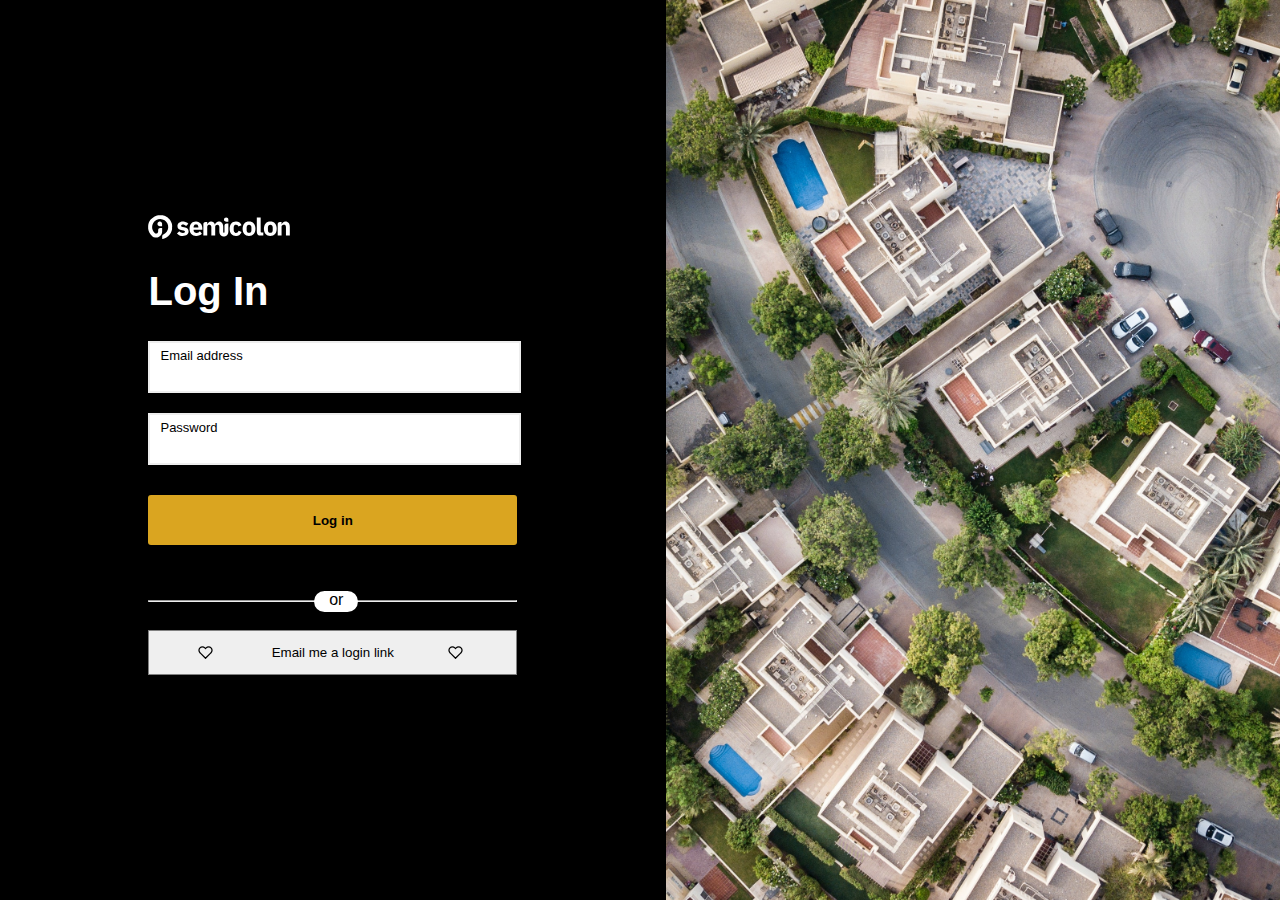
<file: login.html>
<!DOCTYPE html>
<html lang="en">
<head>
    <meta charset="UTF-8">
    <meta http-equiv="X-UA-Compatible" content="IE=edge">
    <meta name="viewport" content="width=device-width, initial-scale=1.0">
    <title>login</title>
    <link rel="stylesheet" href="login.css">
    <!-- <link rel="stylesheet" href="login.css">
    <link rel="preconnect" href="https://fonts.googleapis.com" />
    <link rel="preconnect" href="https://fonts.gstatic.com" crossorigin />
    <link
      href="https://fonts.googleapis.com/css2?family=Alice&family=Lato&family=Roboto&display=swap"
      rel="stylesheet"
    /> -->
</head>
<body>

    <!--LOGIN PAGE CONTAINER-->
    <div class="login-page-container">

        <!--LOGIN CONTAINER-->
        <div class="login-top-box">

            <div class="login-top-box-left">
               
                 <div class="top-box-left">
                    <img src="logo alt.svg" alt="Semicolon">
                    <h1>Log In</h1>

                     <div class="login-input-container">

                        <div class="login-input">
                             <label for="email">Email address</label>
                             <input id="email" type="email" required name="email">
                        </div>
                       
                        <div class="login-input">
                            <label for="password">Password</label>
                            <input type="password" id="password" required name="password">
                        </div>

                        <button onclick="clickHandler()">Log in</button>
                     </div>

                    <div class="horizontal-line-container">
                        <hr>
                        <div>or</div>
                    </div>

                    <div class="alternate-options">
                        <div class="modified-button">
                            <img src="images/heart.svg" class="icon" alt="">
                            <button>Email me a login link</button>
                            <img src="images/heart.svg" class="icon2" alt="">
                        </div>
                    </div>
                </div>

               
            </div>

            <div class="login-top-box-right">
            </div>


        </div>
        <!--LOGIN CONTAINER-->


        <footer>


        </footer>



    </div>
    <!--LOGIN PAGE CONTAINER-->
    <!-- <script>
        function register(){
            let email = document.getElementById('email').value
            console.log(email);

            let password = document.getElementById('password').value
            console.log(password);
        }

        register();
    </script> -->
    <script src="/login.js"></script>
</body>
</html>
</file>
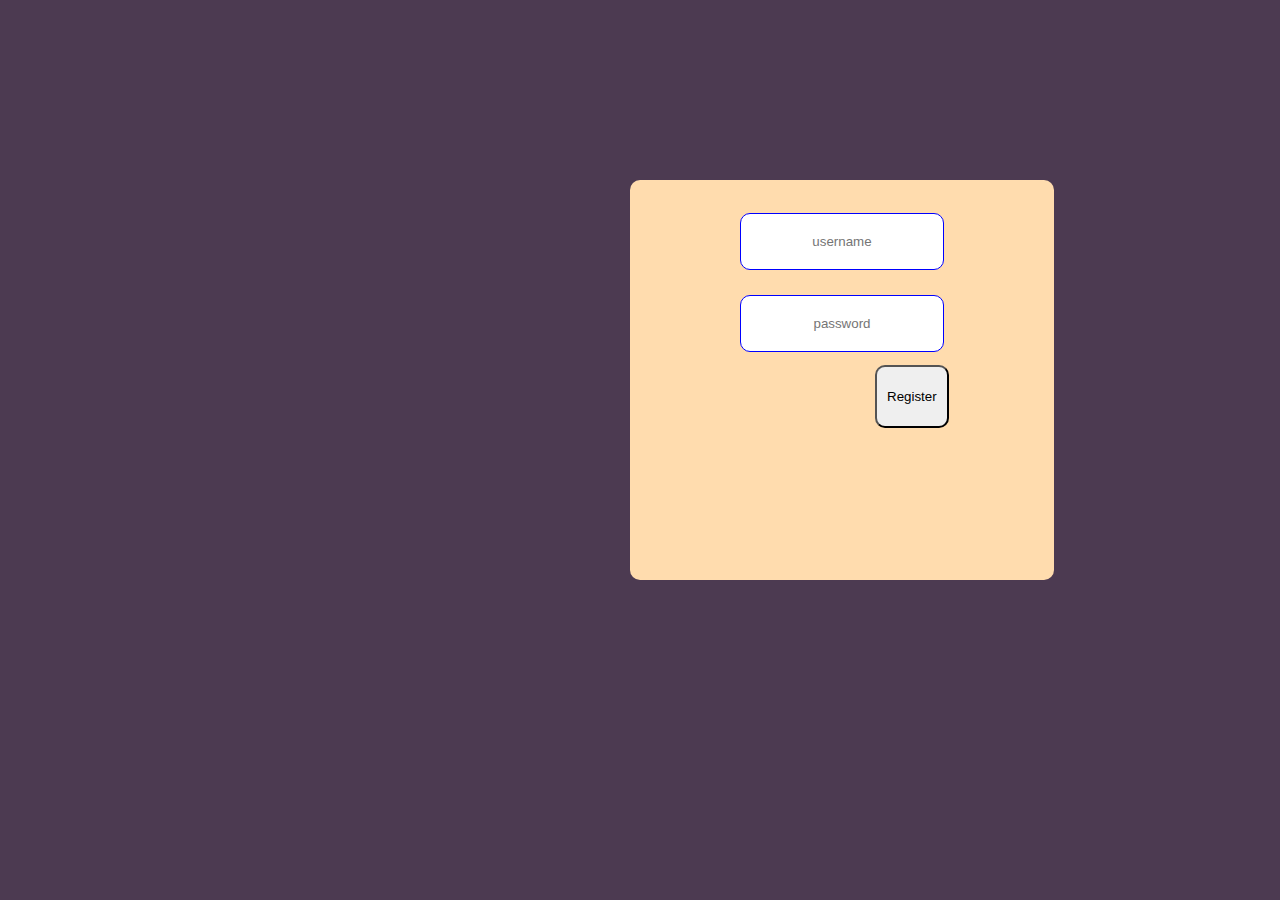
<file: register.html>
<!DOCTYPE html>
<html lang="en">
<head>
    <meta charset="UTF-8">
    <meta http-equiv="X-UA-Compatible" content="IE=edge">
    <meta name="viewport" content="width=device-width, initial-scale=1.0">
    <title>Register</title>
    <link rel="stylesheet" href="register.css">
</head>
<body>
    <form id="form">
         
        <input type="text"  name="first" id="username" placeholder="username" required/>
        <br>
        <input type="text"  id="password" placeholder="password" required/>
        <br>
    
        <!-- <a href="login.html" target="_blank"><input type="submit" name="Register" onclick="addUser(event)" placeholder="Register"></a>
        <button id="btn" onclick="addUser(event)" ><a href="login.html" target="_blank">Register</a> </button>        -->
        <a href="login.html"><button id="btn" onclick="addUser(event)">Register</button></a>
    </form>
<script src="register.js"></script>
</body>
</html>
</file>
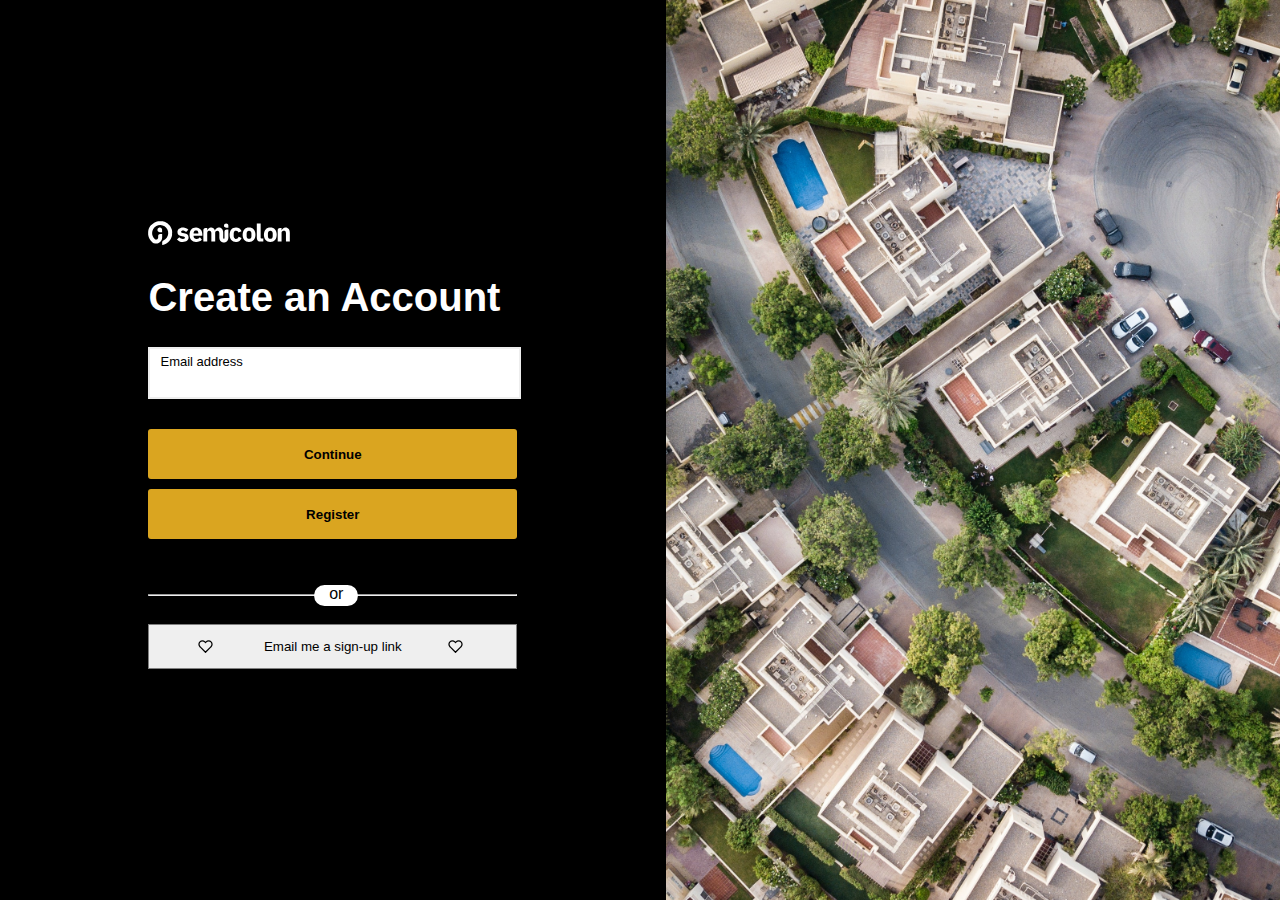
<file: SignUp.html>
<!DOCTYPE html>
<html lang="en">
<head>
    <meta charset="UTF-8">
    <meta http-equiv="X-UA-Compatible" content="IE=edge">
    <meta name="viewport" content="width=device-width, initial-scale=1.0">
    <title>Sign-Up</title>
    <link rel="stylesheet" href="sign-up.css">
</head>
<body>

        <!--LOGIN PAGE CONTAINER-->
    <div class="sign-up-page-container">

        <!--LOGIN CONTAINER-->
        <div class="sign-up-top-box">

            <div class="sign-up-top-box-left">
               
                 <div class="top-box-left">
                    <img src="logo alt.svg" alt="Semicolon">
                    <h1>Create an Account</h1>

                     <div class="sign-up-input-container">

                        <div class="sign-up-input">
                             <label for="email">Email address</label>
                             <input id="email" type="email" required name="email">
                        </div>
                       
                        <button onclick="createFormElements()" id="continueButton">Continue</button>
                        <button onclick="registerUser()" id="continueButton">Register</button>

                     </div>

                    <div class="horizontal-line-container">
                        <hr>
                        <div>or</div>
                    </div>

                    <div class="alternate-options">
                        <div class="modified-button">
                            <img src="images/heart.svg" class="icon" alt="">
                            <button>Email me a sign-up link</button>
                            <img src="images/heart.svg" class="icon2" alt="">
                        </div>
                    </div>
                </div>

               
            </div>

            <div class="sign-up-top-box-right">
            </div>


        </div>
        <!--LOGIN CONTAINER-->


        <footer>


        </footer>   
        <script src="SignUp.js"></script>

</body>
</html>
</file>
<file: login.css>
*{
    font-family: "Nunito", sans-serif;
}

body{
    margin: 0;
    overflow-x: hidden;
}

.login-page-container{
    padding: 0;
    height: 100vh;
    width: 100vw;
}

.login-top-box{
    width: 100%;
    height: 100%;
    display: flex;
    justify-content: space-between;
}

.login-top-box-left{
    padding: 2%;
    width: 50%;
    background-color: black;
    display: flex;
    justify-content: center;
    align-items: center;
}

.login-top-box-right {
    width: 50%;
    background-color: goldenrod;
}

.login-box-left {
    width: 100%;
}   

.top-box-left h1{
    color: white;
    font-size: 40px;
}

/* .login-input-container{
    width: 50%;
} */

.top-box-left{
    width: 60%;
}

.login-input-container label{
    color: white;
    font-size: 12px;
}

.login-input{
    border: 2px solid rgb(238, 238, 238);
    display: flex;
    flex-direction: column;
    margin-bottom: 20px;
    background-color: white;
    width: 100%;
}

.login-input label{
    color: black;
    margin: 5px 10px;
    font-size: 13px;
}

.login-input input{
    border: unset;
    height: 23px;
    padding: 0 10px;
    font-size: 16px;
}

.login-input input:focus-visible{
    outline: none;
}

.login-input:focus-within{
    border: 2px solid goldenrod;
}

.login-input:focus-within > label{
    color: goldenrod;
    font-weight: 900;
    font-size: 13px;
}

.login-input-container button{
    background-color: goldenrod;
    color: black;
    height: 50px;
    padding: 5px 10px;
    border: unset;
    border-radius: 3px;
    margin-top: 10px;
    width: 100%;
    font-weight: bold;
    cursor: pointer;
} 

.horizontal-line-container{
    margin-top: 15%;
    position: relative;
    height: 30px;
}

.horizontal-line-container hr{
    color: white;
}

.horizontal-line-container div{
    background-color: white;
    position: absolute;
    color: black;
    border-radius: 100px;
    padding: 0 12px 3px;
    min-width: 20px;
    text-align: center;
    display: inline-block;
    left: 45%;
    bottom: 18px;
}

.modified-button{
    position: relative;
    margin-bottom: 10px;
}

.modified-button .icon{
    position: absolute;
    left: 40px;
    top: 9px;
}

.modified-button button{
    border: 1px solid gray;
    height: 45px;
    width: 100%;
    cursor: pointer;
}

.modified-button .icon{
    position: absolute;
    left: 50px;
    top: 15px;
    height: 15px;
    width: 15px;
}

.modified-button .icon2{
    position: absolute;
    left: 300px;
    top: 15px;
    height: 15px;
    width: 15px;
}

.login-top-box-right {
    background-image: url(images/realestate.jpg);
    background-size: cover;
    background-position: center;

}
</file>
<file: register.css>
*{
    margin: 1;
    padding: 0;
    font-family: sans-serif;
}

body{
    background-color: #4C3A51;
}

form{
    position: absolute;
    padding: 20px;
    top: 20vh;
    left: 70vh;
    height: 40vh;
    width: 30vw;
    align-items: center;
    background-color: #FFDCAE;
    border-radius: 10px;
}

form input{
    margin: 1vw;
    width: 50%;
    height: 5vh;
    border: 1px solid blue;
    border-radius: 10px;
    padding: 5px;
    align-items: center;
    text-align: center;
    margin-left: 90px;
}

form button {
    height: 7vh;
    border-radius: 10px;  
    padding: 10px;
    align-items: center;
    text-align: center;
    margin-left: 25vh;
    cursor: pointer;
}

form button a{
    text-decoration: none;
}

@media screen and (max-width:600px){
    form {
        position: absolute;
        top: 40vw;
        left: 10vw;
        width: 70vw;
        }
    form button {
        height: 5vh;
        border-radius: 8px;
        padding: px;
        cursor: pointer;
        margin-left: 16vh;
    }

    
}
</file>
<file: sign-up.css>
* {
    font-family: "Nunito", sans-serif;
}

body {
    margin: 0;
    overflow-x: hidden;
}

.sign-up-page-container {
    padding: 0;
    height: 100vh;
    width: 100vw;
}

.sign-up-top-box {
    width: 100%;
    height: 100%;
    display: flex;
    justify-content: space-between;
}

.sign-up-top-box-left {
    padding: 2%;
    width: 50%;
    background-color: black;
    display: flex;
    justify-content: center;
    align-items: center;
}

.sign-up-top-box-right {
    width: 50%;
    background-color: goldenrod;
}

.sign-up-box-left {
    width: 100%;
}

.top-box-left h1 {
    color: white;
    font-size: 40px;
}

/* .sign-up-input-container{
    width: 50%;
} */

.top-box-left {
    width: 60%;
}

.sign-up-input-container label {
    color: white;
    font-size: 12px;
}

.sign-up-input {
    border: 2px solid rgb(238, 238, 238);
    display: flex;
    flex-direction: column;
    margin-bottom: 20px;
    background-color: white;
    width: 100%;
}

.sign-up-input label {
    color: black;
    margin: 5px 10px;
    font-size: 13px;
}

.sign-up-input input {
    border: unset;
    height: 23px;
    padding: 0 10px;
    font-size: 16px;
}

.sign-up-input input:focus-visible {
    outline: none;
}

.sign-up-input:focus-within {
    border: 2px solid goldenrod;
}

.sign-up-input:focus-within>label {
    color: goldenrod;
    font-weight: 900;
    font-size: 13px;
}

.sign-up-input-container button {
    background-color: goldenrod;
    color: black;
    height: 50px;
    padding: 5px 10px;
    border: unset;
    border-radius: 3px;
    margin-top: 10px;
    width: 100%;
    font-weight: bold;
    cursor: pointer;
}

.horizontal-line-container {
    margin-top: 15%;
    position: relative;
    height: 30px;
}

.horizontal-line-container hr {
    color: white;
}

.horizontal-line-container div {
    background-color: white;
    position: absolute;
    color: black;
    border-radius: 100px;
    padding: 0 12px 3px;
    min-width: 20px;
    text-align: center;
    display: inline-block;
    left: 45%;
    bottom: 18px;
}

.modified-button {
    position: relative;
    margin-bottom: 10px;
}

.modified-button .icon {
    position: absolute;
    left: 40px;
    top: 9px;
}

.modified-button button {
    border: 1px solid gray;
    height: 45px;
    width: 100%;
    cursor: pointer;
}

.modified-button .icon {
    position: absolute;
    left: 50px;
    top: 15px;
    height: 15px;
    width: 15px;
}

.modified-button .icon2 {
    position: absolute;
    left: 300px;
    top: 15px;
    height: 15px;
    width: 15px;
}

.sign-up-top-box-right {
    background-image: url(images/realestate.jpg);
    background-size: cover;
    background-position: center;

}
</file>
